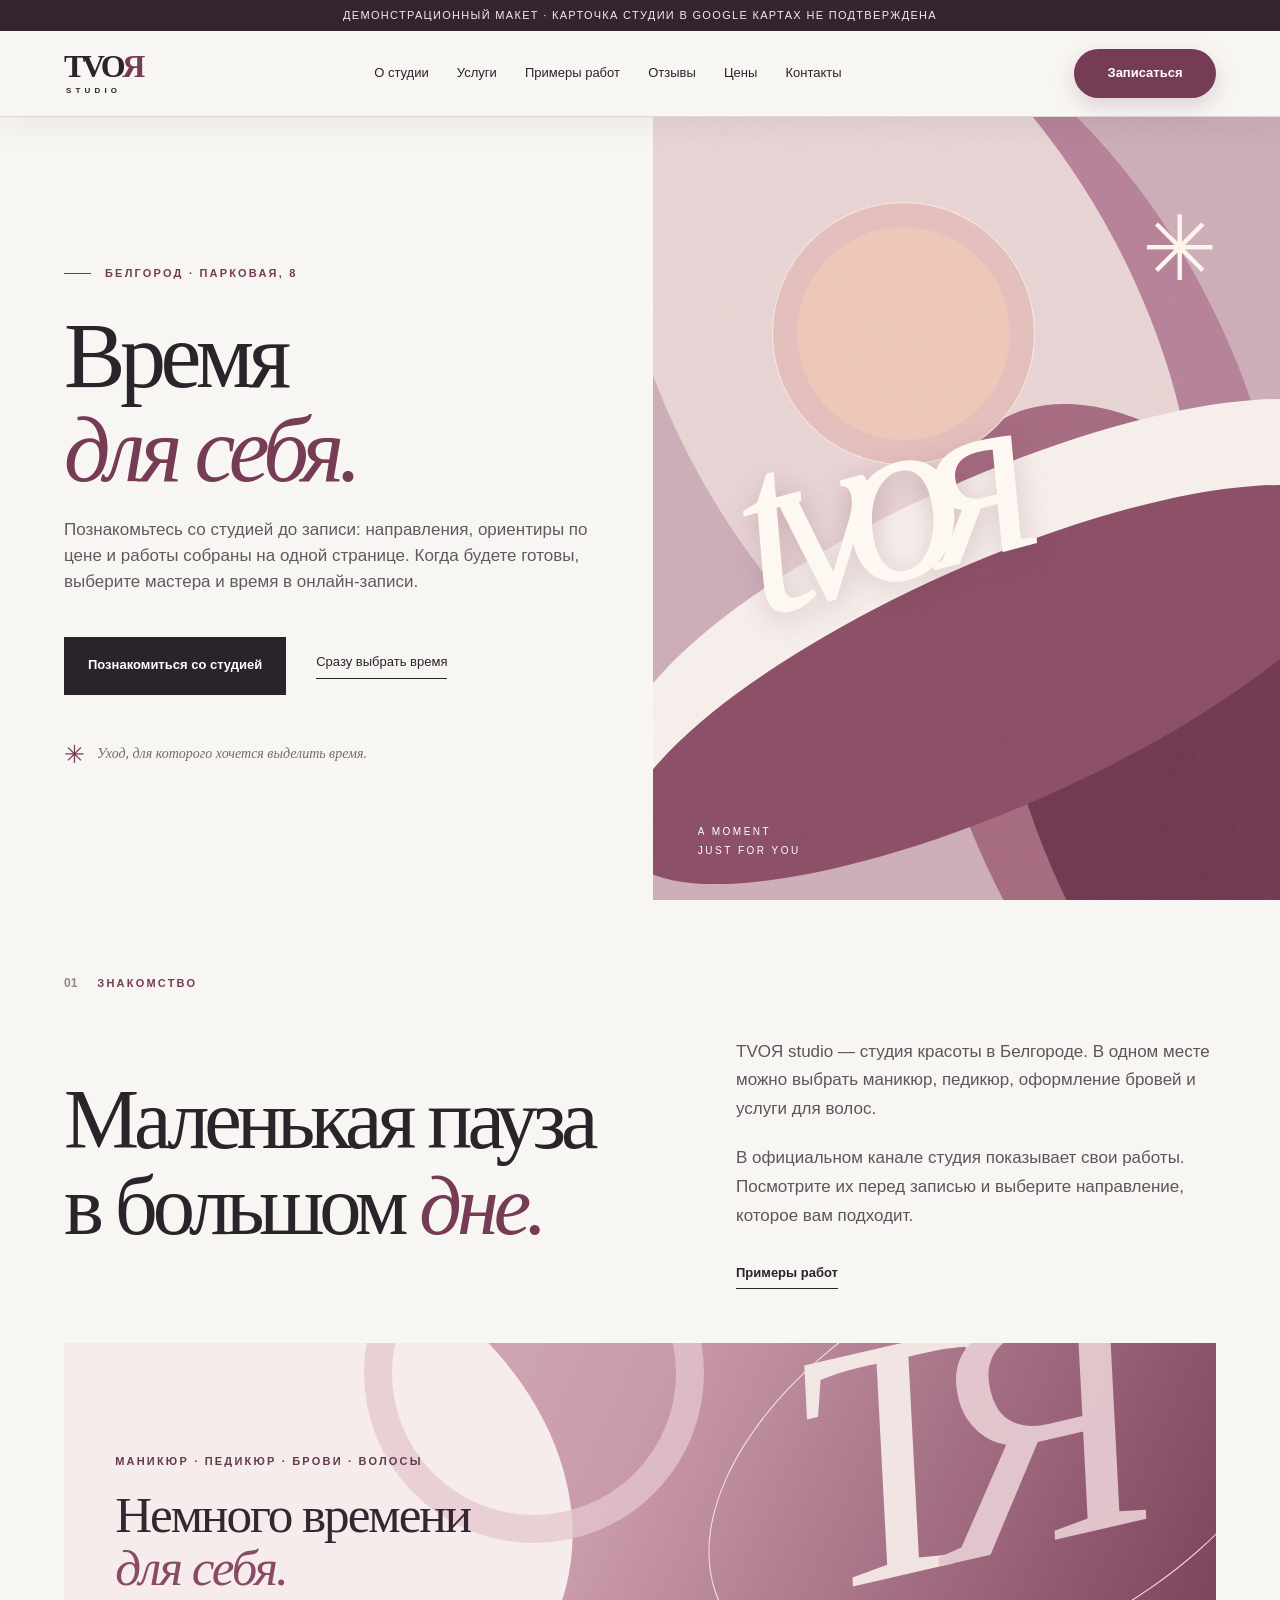
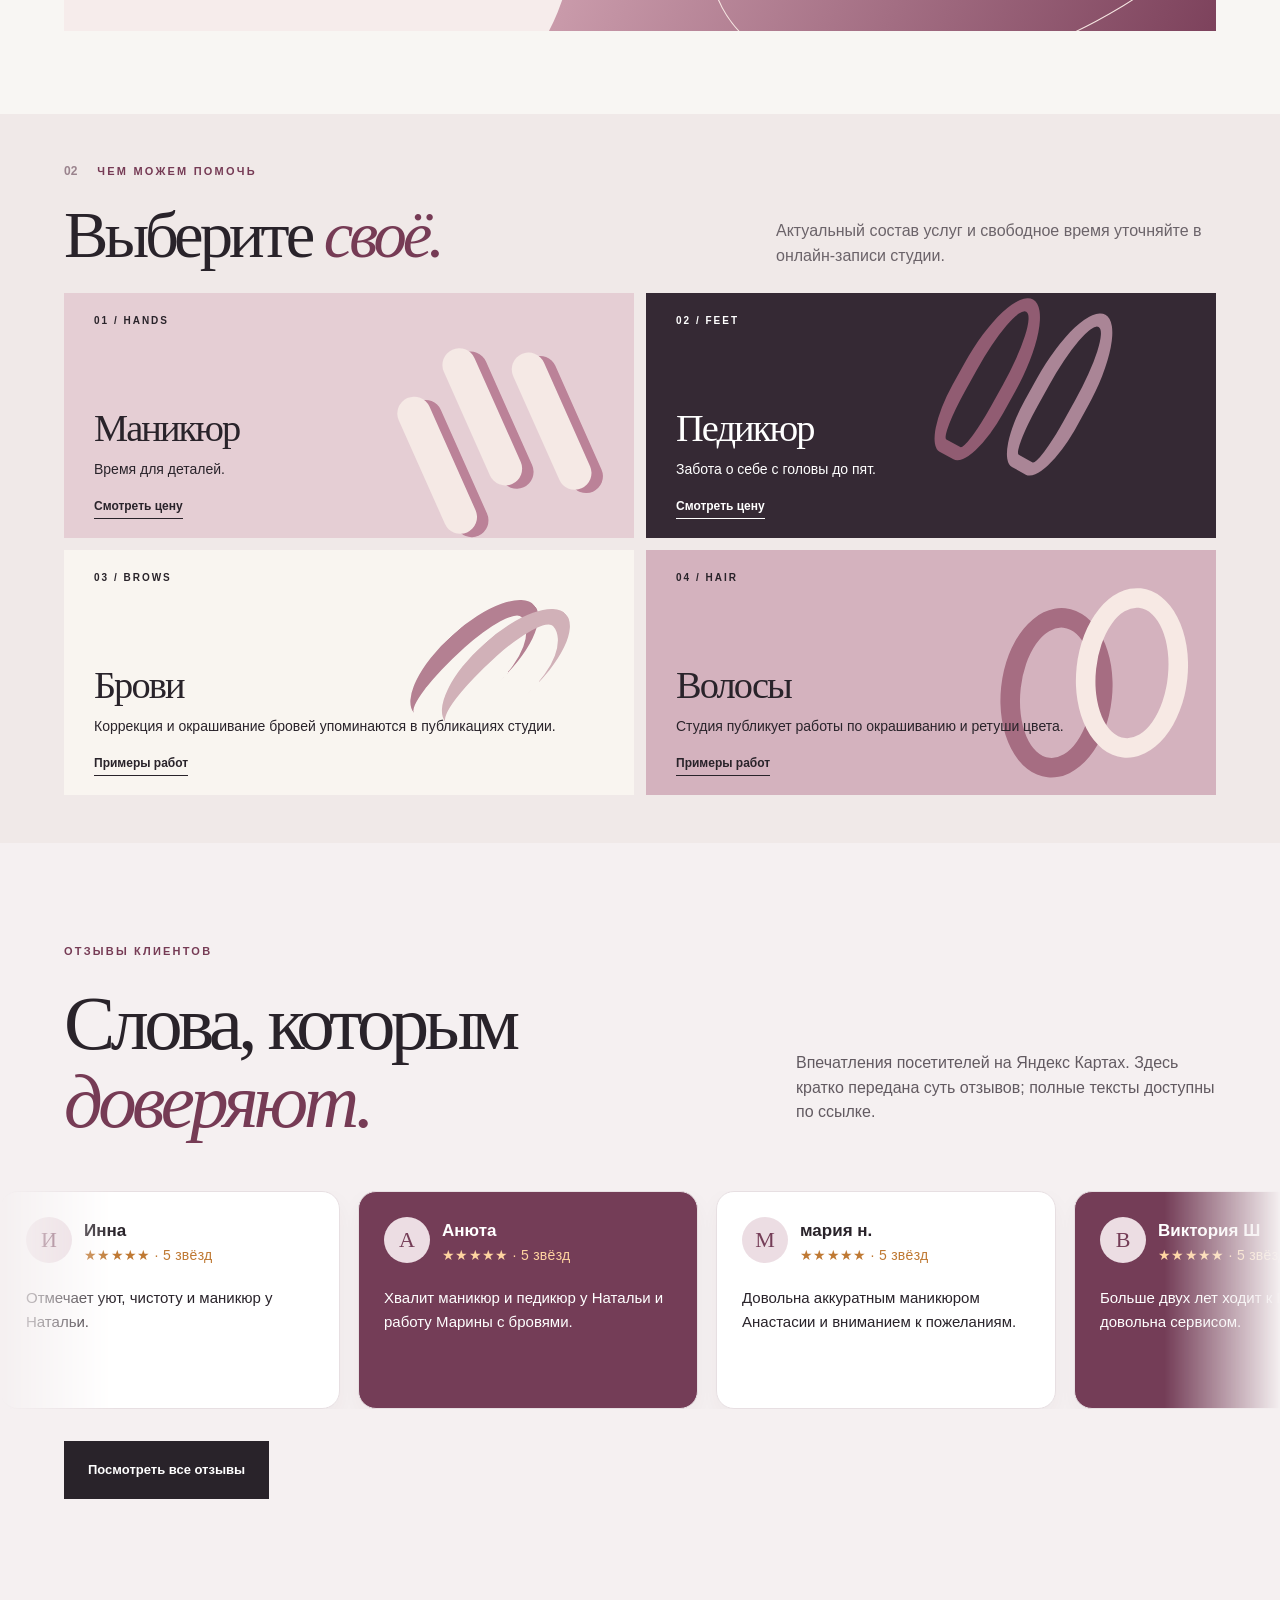
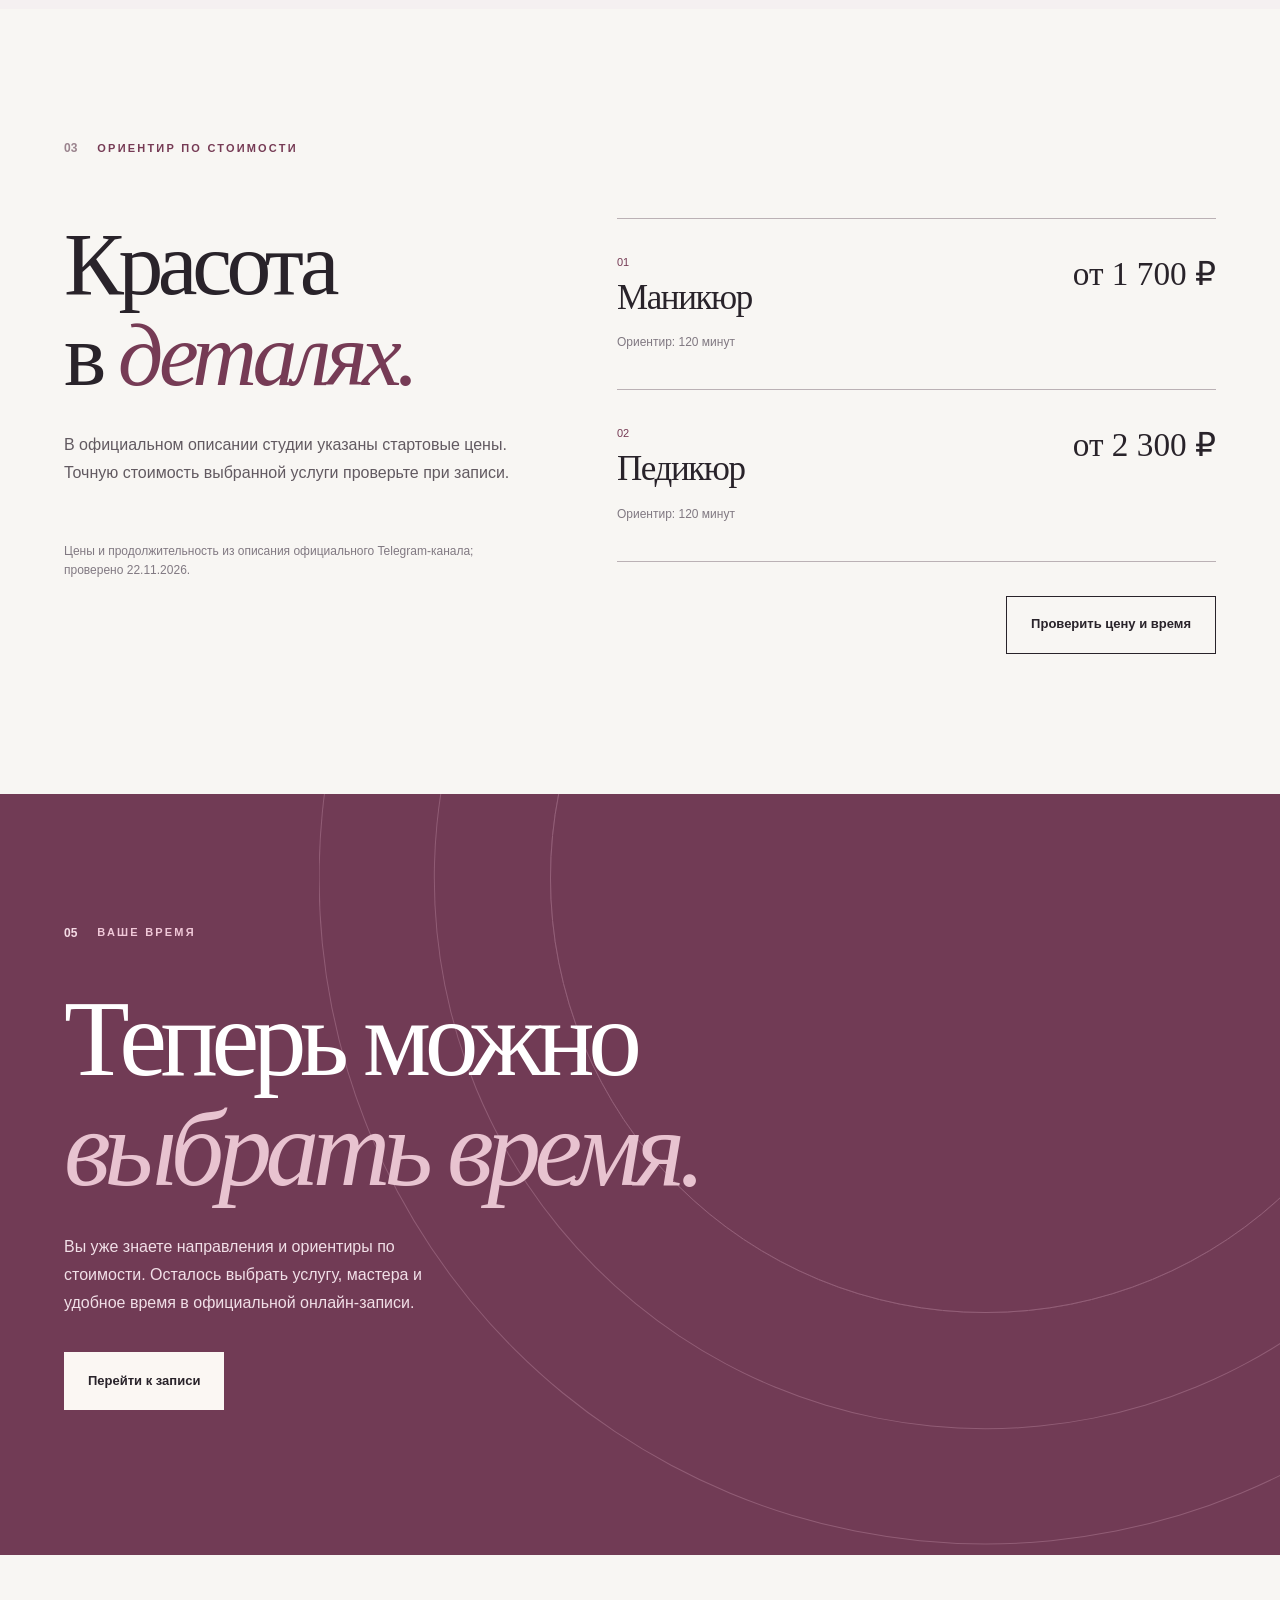
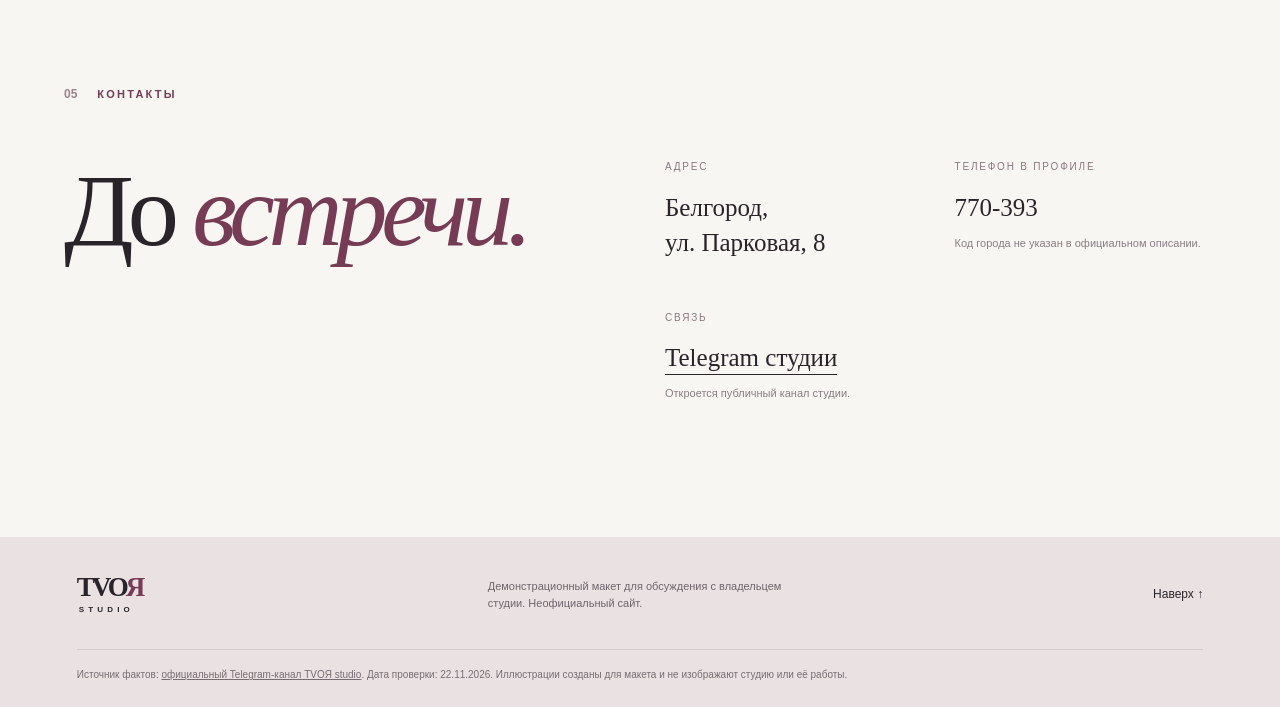
<file: index.html>
<!doctype html>
<html lang="ru">
<head>
  <meta charset="utf-8">
  <meta name="viewport" content="width=device-width, initial-scale=1">
  <meta name="color-scheme" content="light">
  <meta name="description" content="Демонстрационный макет одностраничного сайта для TVOЯ studio в Белгороде. Маникюр, педикюр и запись через официальный сервис студии.">
  <title>TVOЯ studio — время для себя · демонстрационный макет</title>
  <link rel="stylesheet" href="styles.css">
  <link rel="stylesheet" href="sticky-and-purpose.css">
  <link rel="stylesheet" href="layout-refinement.css">
  <link rel="stylesheet" href="reviews-marquee.css">
</head>
<body>
  <div class="demo-bar">Демонстрационный макет · карточка студии в Google Картах не подтверждена</div>
  <header class="site-header" id="top">
    <a class="brand" href="#top" aria-label="TVOЯ studio, наверх">TVO<span>Я</span><small>STUDIO</small></a>
    <nav aria-label="Навигация по странице">
      <a href="#about">О студии</a><a href="#services">Услуги</a><a href="works.html">Примеры работ</a><a href="reviews.html">Отзывы</a><a href="#prices">Цены</a><a href="#contacts">Контакты</a>
    </nav>
    <a class="header-booking" href="https://n1018265.yclients.com/company/933186/select-master?o=" target="_blank" rel="noopener noreferrer">Записаться <span aria-hidden="true">↗</span></a>
  </header>

  <main>
    <section class="hero" aria-labelledby="hero-title">
      <div class="hero-copy">
        <div class="eyebrow"><span class="line"></span> БЕЛГОРОД · ПАРКОВАЯ, 8</div>
        <h1 id="hero-title">Время<br><em>для себя.</em></h1>
        <p>Познакомьтесь со студией до записи: направления, ориентиры по цене и работы собраны на одной странице. Когда будете готовы, выберите мастера и время в онлайн-записи.</p>
        <div class="hero-actions">
          <a class="button button-dark" href="#about">Познакомиться со студией</a>
          <a class="text-link" href="https://n1018265.yclients.com/company/933186/select-master?o=" target="_blank" rel="noopener noreferrer">Сразу выбрать время</a>
        </div>
        <div class="hero-note"><span class="little-star" aria-hidden="true">✳</span> Уход, для которого хочется выделить время.</div>
      </div>
      <div class="hero-art" aria-label="Абстрактная декоративная композиция, не фотография студии" role="img">
        <div class="art-grain"></div>
        <div class="art-oval art-oval-one"></div><div class="art-oval art-oval-two"></div>
        <div class="art-wave art-wave-one"></div><div class="art-wave art-wave-two"></div>
        <div class="art-sun"></div>
        <span class="art-word">tvoя</span>
        <span class="art-caption">A MOMENT<br>JUST FOR YOU</span>
        <span class="art-mark">✳</span>
      </div>
      <div class="hero-index">01 / 04</div>
    </section>

    <section class="intro section-wrap" id="about" aria-labelledby="intro-title">
      <div class="section-kicker"><span>01</span> ЗНАКОМСТВО</div>
      <div class="intro-content">
        <h2 id="intro-title">Маленькая пауза<br>в большом <em>дне.</em></h2>
        <div class="intro-side"><p>TVOЯ studio — студия красоты в Белгороде. В одном месте можно выбрать маникюр, педикюр, оформление бровей и услуги для волос.</p><p>В официальном канале студия показывает свои работы. Посмотрите их перед записью и выберите направление, которое вам подходит.</p><a class="underlined" href="works.html">Примеры работ</a></div>
      </div>
      <div class="intro-feature" aria-label="Декоративная иллюстрация для макета, не фотография студии" role="img">
        <div class="intro-feature-orbit"></div><span class="intro-feature-mark">T<span>Я</span></span>
        <div class="intro-feature-caption"><span>МАНИКЮР · ПЕДИКЮР · БРОВИ · ВОЛОСЫ</span><strong>Немного времени<br><em>для себя.</em></strong></div>
      </div>
    </section>

    <section class="services" id="services" aria-labelledby="services-title">
      <div class="section-wrap">
        <div class="section-kicker"><span>02</span> ЧЕМ МОЖЕМ ПОМОЧЬ</div>
        <div class="section-heading"><h2 id="services-title">Выберите <em>своё.</em></h2><p>Актуальный состав услуг и свободное время уточняйте в онлайн-записи студии.</p></div>
        <div class="service-grid">
          <article class="service-card service-feature"><span class="service-no">01 / HANDS</span><div class="service-symbol symbol-hands" aria-hidden="true"><i></i><i></i><i></i></div><div><h3>Маникюр</h3><p>Время для деталей.</p><a href="#prices" aria-label="Цена маникюра">Смотреть цену <span aria-hidden="true">↗</span></a></div></article>
          <article class="service-card service-dark"><span class="service-no">02 / FEET</span><div class="service-symbol symbol-feet" aria-hidden="true"><i></i><i></i></div><div><h3>Педикюр</h3><p>Забота о себе с головы до пят.</p><a href="#prices" aria-label="Цена педикюра">Смотреть цену <span aria-hidden="true">↗</span></a></div></article>
          <article class="service-card service-small"><span class="service-no">03 / BROWS</span><div class="service-symbol symbol-brows" aria-hidden="true"><i></i><i></i></div><div><h3>Брови</h3><p>Коррекция и окрашивание бровей упоминаются в публикациях студии.</p><a href="works.html">Примеры работ</a></div></article>
          <article class="service-card service-small service-pink"><span class="service-no">04 / HAIR</span><div class="service-symbol symbol-hair" aria-hidden="true"><i></i><i></i></div><div><h3>Волосы</h3><p>Студия публикует работы по окрашиванию и ретуши цвета.</p><a href="works.html">Примеры работ</a></div></article>
        </div>
      </div>
    </section>

    <section class="reviews-preview" aria-labelledby="reviews-preview-title"><div class="section-wrap reviews-preview-heading"><div><div class="section-kicker">ОТЗЫВЫ КЛИЕНТОВ</div><h2 id="reviews-preview-title">Слова, которым<br><em>доверяют.</em></h2></div><p>Впечатления посетителей на Яндекс Картах. Здесь кратко передана суть отзывов; полные тексты доступны по ссылке.</p></div><div class="marquee-window"><div class="marquee-track"><div class="marquee-set"><a class="mini-review" href="reviews.html"><span class="review-initial">И</span><strong>Инна</strong><small>★★★★★ · 5 звёзд</small><p>Отмечает уют, чистоту и маникюр у Натальи.</p></a><a class="mini-review" href="reviews.html"><span class="review-initial">А</span><strong>Анюта</strong><small>★★★★★ · 5 звёзд</small><p>Хвалит маникюр и педикюр у Натальи и работу Марины с бровями.</p></a><a class="mini-review" href="reviews.html"><span class="review-initial">М</span><strong>мария н.</strong><small>★★★★★ · 5 звёзд</small><p>Довольна аккуратным маникюром Анастасии и вниманием к пожеланиям.</p></a><a class="mini-review" href="reviews.html"><span class="review-initial">В</span><strong>Виктория Ш</strong><small>★★★★★ · 5 звёзд</small><p>Больше двух лет ходит к Валерии и довольна сервисом.</p></a></div><div class="marquee-set" aria-hidden="true"><a class="mini-review" href="reviews.html" tabindex="-1"><span class="review-initial">И</span><strong>Инна</strong><small>★★★★★ · 5 звёзд</small><p>Отмечает уют, чистоту и маникюр у Натальи.</p></a><a class="mini-review" href="reviews.html" tabindex="-1"><span class="review-initial">А</span><strong>Анюта</strong><small>★★★★★ · 5 звёзд</small><p>Хвалит маникюр и педикюр у Натальи и работу Марины с бровями.</p></a><a class="mini-review" href="reviews.html" tabindex="-1"><span class="review-initial">М</span><strong>мария н.</strong><small>★★★★★ · 5 звёзд</small><p>Довольна аккуратным маникюром Анастасии и вниманием к пожеланиям.</p></a><a class="mini-review" href="reviews.html" tabindex="-1"><span class="review-initial">В</span><strong>Виктория Ш</strong><small>★★★★★ · 5 звёзд</small><p>Больше двух лет ходит к Валерии и довольна сервисом.</p></a></div></div></div><div class="section-wrap reviews-preview-footer"><a class="button button-dark" href="reviews.html">Посмотреть все отзывы</a></div></section>

    <section class="prices section-wrap" id="prices" aria-labelledby="prices-title">
      <div class="section-kicker"><span>03</span> ОРИЕНТИР ПО СТОИМОСТИ</div>
      <div class="prices-layout"><div class="prices-copy"><h2 id="prices-title">Красота<br>в <em>деталях.</em></h2><p>В официальном описании студии указаны стартовые цены. Точную стоимость выбранной услуги проверьте при записи.</p><span class="price-footnote">Цены и продолжительность из описания официального Telegram-канала; проверено 22.11.2026.</span></div>
      <div class="price-list"><div class="price-row"><div><span class="price-num">01</span><h3>Маникюр</h3><small>Ориентир: 120 минут</small></div><strong>от 1 700 ₽</strong></div><div class="price-row"><div><span class="price-num">02</span><h3>Педикюр</h3><small>Ориентир: 120 минут</small></div><strong>от 2 300 ₽</strong></div><div class="price-action"><a class="button button-outline" href="https://n1018265.yclients.com/company/933186/select-master?o=" target="_blank" rel="noopener noreferrer">Проверить цену и время <span aria-hidden="true">↗</span></a></div></div></div>
    </section>

    <section class="booking" aria-labelledby="booking-title"><div class="booking-orbit" aria-hidden="true"></div><div class="booking-inner section-wrap"><div class="section-kicker"><span>05</span> ВАШЕ ВРЕМЯ</div><h2 id="booking-title">Теперь можно<br><em>выбрать время.</em></h2><p>Вы уже знаете направления и ориентиры по стоимости. Осталось выбрать услугу, мастера и удобное время в официальной онлайн-записи.</p><a class="button button-light" href="https://n1018265.yclients.com/company/933186/select-master?o=" target="_blank" rel="noopener noreferrer">Перейти к записи</a></div></section>

    <section class="contacts section-wrap" id="contacts" aria-labelledby="contacts-title"><div class="section-kicker"><span>05</span> КОНТАКТЫ</div><div class="contacts-layout"><h2 id="contacts-title">До <em>встречи.</em></h2><div class="contact-items"><div class="contact-item"><span>АДРЕС</span><strong>Белгород,<br>ул. Парковая, 8</strong></div><div class="contact-item"><span>ТЕЛЕФОН В ПРОФИЛЕ</span><strong>770-393</strong><small>Код города не указан в официальном описании.</small></div><div class="contact-item"><span>СВЯЗЬ</span><a href="https://t.me/tvoya_studio31" target="_blank" rel="noopener noreferrer">Telegram студии <span aria-hidden="true">↗</span></a><small>Откроется публичный канал студии.</small></div></div></div></section>
  </main>

  <footer class="footer"><div class="footer-inner"><a class="brand brand-footer" href="#top">TVO<span>Я</span><small>STUDIO</small></a><p>Демонстрационный макет для обсуждения с владельцем студии. Неофициальный сайт.</p><a href="#top">Наверх ↑</a></div><div class="source-note">Источник фактов: <a href="https://t.me/s/tvoya_studio31" target="_blank" rel="noopener noreferrer">официальный Telegram-канал TVOЯ studio</a>. Дата проверки: 22.11.2026. Иллюстрации созданы для макета и не изображают студию или её работы.</div></footer>
</body>
</html>
</file>
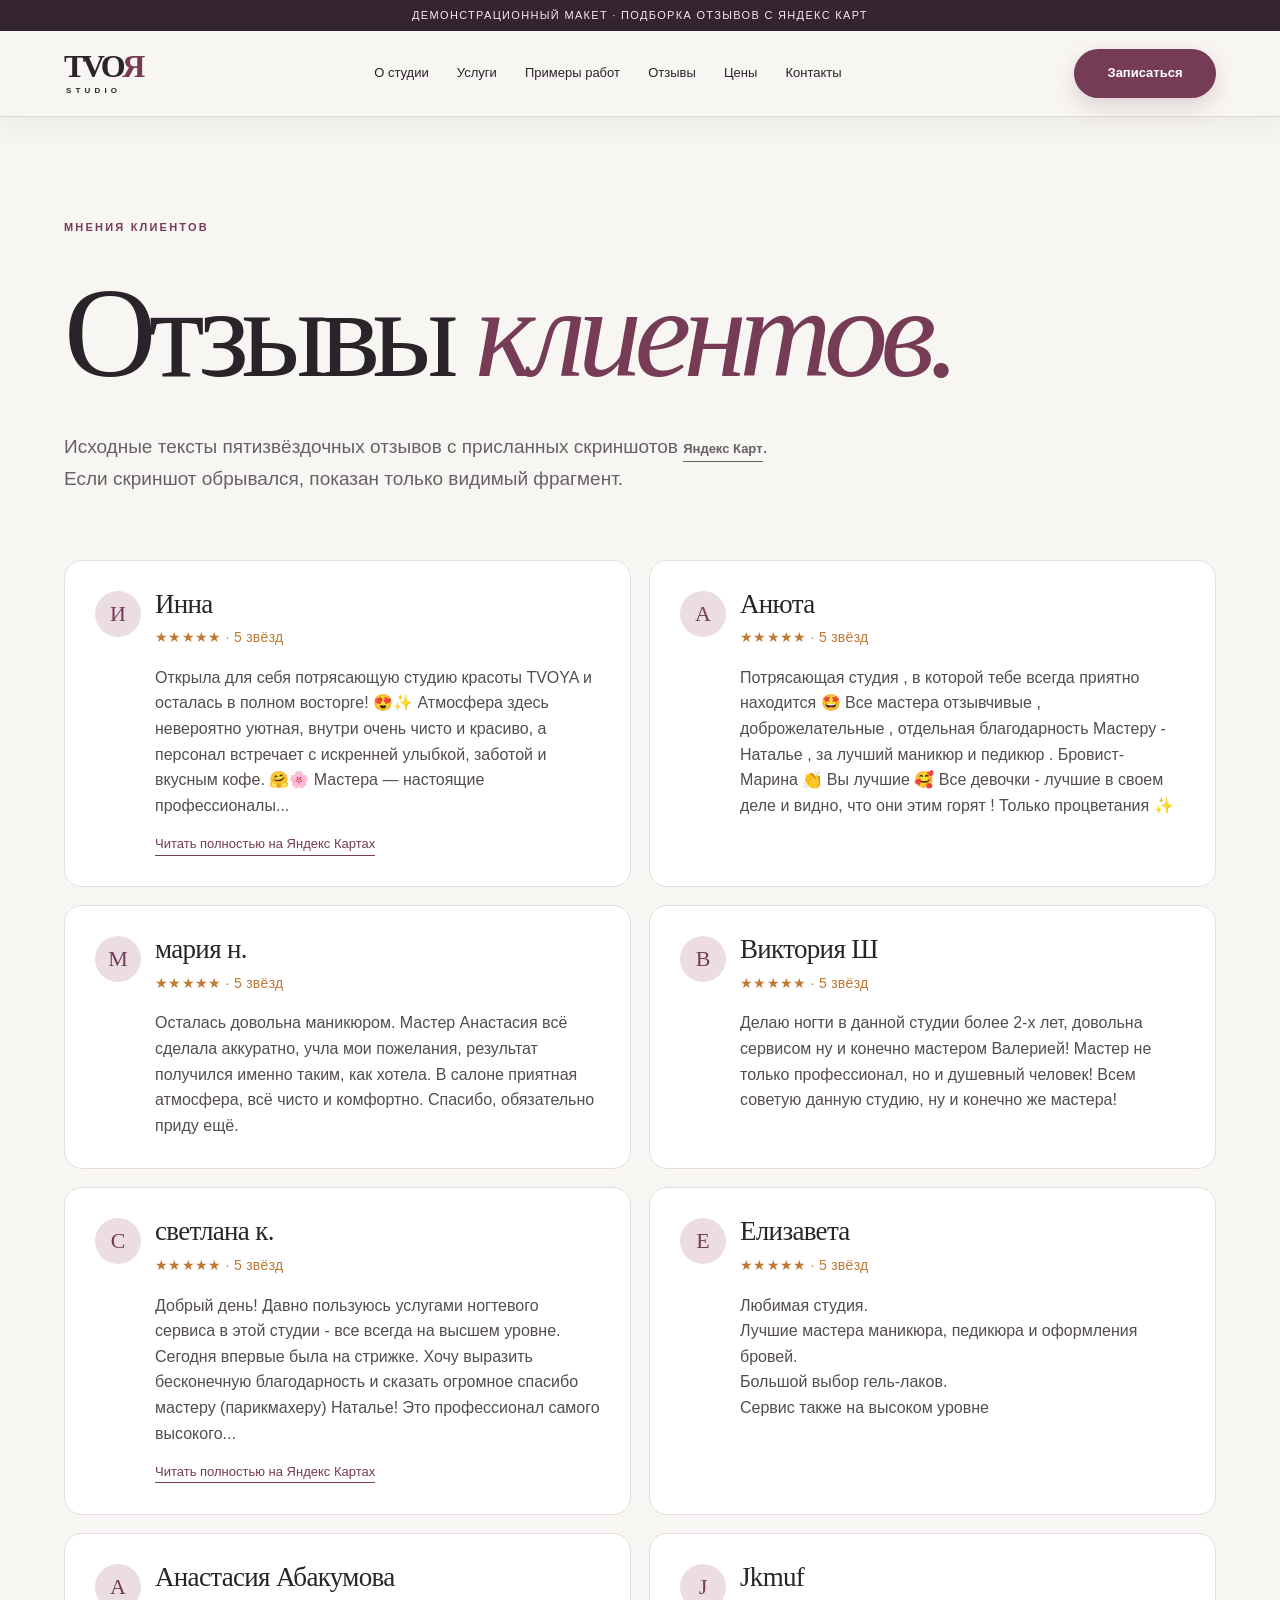
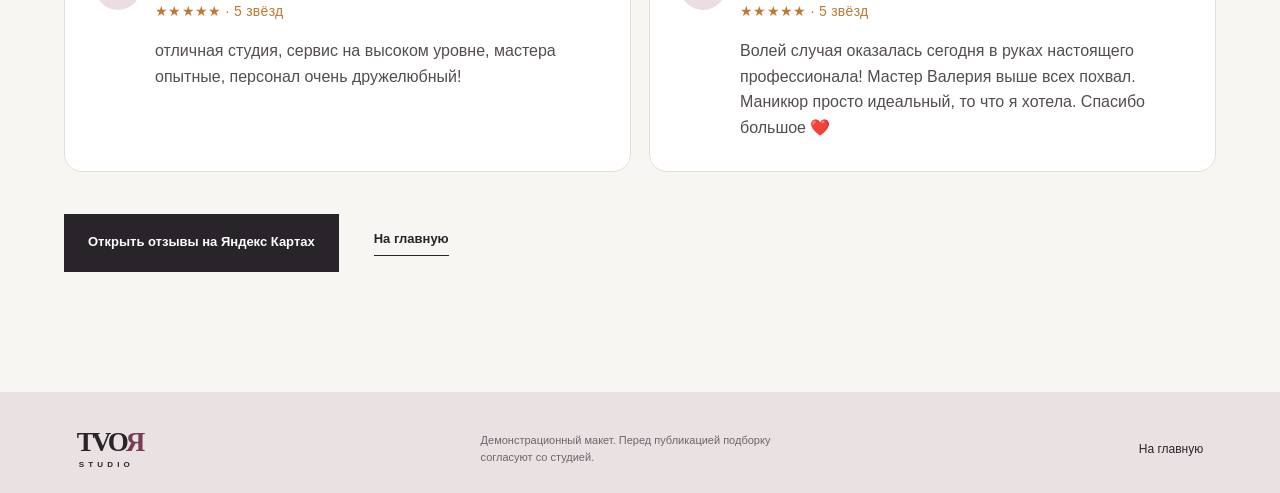
<file: reviews.html>
<!doctype html>
<html lang="ru"><head><meta charset="utf-8"><meta name="viewport" content="width=device-width,initial-scale=1"><title>Отзывы — TVOЯ studio · макет</title><link rel="stylesheet" href="styles.css"><link rel="stylesheet" href="sticky-and-purpose.css"><link rel="stylesheet" href="layout-refinement.css"><link rel="stylesheet" href="subpages.css"><link rel="stylesheet" href="reviews-marquee.css"></head>
<body><div class="demo-bar">Демонстрационный макет · подборка отзывов с Яндекс Карт</div><header class="site-header"><a class="brand" href="index.html" aria-label="На главную">TVO<span>Я</span><small>STUDIO</small></a><nav aria-label="Навигация"><a href="index.html#about">О студии</a><a href="index.html#services">Услуги</a><a href="works.html">Примеры работ</a><a href="reviews.html" aria-current="page">Отзывы</a><a href="index.html#prices">Цены</a><a href="index.html#contacts">Контакты</a></nav><a class="header-booking" href="https://n1018265.yclients.com/company/933186/select-master?o=" target="_blank" rel="noopener noreferrer">Записаться</a></header>
<main class="subpage section-wrap"><p class="section-kicker">МНЕНИЯ КЛИЕНТОВ</p><h1>Отзывы <em>клиентов.</em></h1><p class="subpage-lead">Исходные тексты пятизвёздочных отзывов с присланных скриншотов <a class="underlined" href="https://yandex.com/maps/org/tvoya/95065624153/reviews/" target="_blank" rel="noopener noreferrer">Яндекс Карт</a>. Если скриншот обрывался, показан только видимый фрагмент.</p>
<div class="all-reviews">
<article class="full-review"><div class="review-initial">И</div><div><h2>Инна</h2><span class="review-stars">★★★★★ · 5 звёзд</span><p>Открыла для себя потрясающую студию красоты TVOYA и осталась в полном восторге! 😍✨ Атмосфера здесь невероятно уютная, внутри очень чисто и красиво, а персонал встречает с искренней улыбкой, заботой и вкусным кофе. 🤗🌸 Мастера — настоящие профессионалы...</p><a class="review-source" href="https://yandex.com/maps/org/tvoya/95065624153/reviews/" target="_blank" rel="noopener noreferrer">Читать полностью на Яндекс Картах</a></div></article>
<article class="full-review"><div class="review-initial">А</div><div><h2>Анюта</h2><span class="review-stars">★★★★★ · 5 звёзд</span><p>Потрясающая студия , в которой тебе всегда приятно находится 🤩 Все мастера отзывчивые , доброжелательные , отдельная благодарность Мастеру - Наталье , за лучший маникюр и педикюр . Бровист- Марина 👏 Вы лучшие 🥰 Все девочки - лучшие в своем деле и видно, что они этим горят ! Только процветания ✨</p></div></article>
<article class="full-review"><div class="review-initial">М</div><div><h2>мария н.</h2><span class="review-stars">★★★★★ · 5 звёзд</span><p>Осталась довольна маникюром. Мастер Анастасия всё сделала аккуратно, учла мои пожелания, результат получился именно таким, как хотела. В салоне приятная атмосфера, всё чисто и комфортно. Спасибо, обязательно приду ещё.</p></div></article>
<article class="full-review"><div class="review-initial">В</div><div><h2>Виктория Ш</h2><span class="review-stars">★★★★★ · 5 звёзд</span><p>Делаю ногти в данной студии более 2-х лет, довольна сервисом ну и конечно мастером Валерией! Мастер не только профессионал, но и душевный человек! Всем советую данную студию, ну и конечно же мастера!</p></div></article>
<article class="full-review"><div class="review-initial">С</div><div><h2>светлана к.</h2><span class="review-stars">★★★★★ · 5 звёзд</span><p>Добрый день! Давно пользуюсь услугами ногтевого сервиса в этой студии - все всегда на высшем уровне. Сегодня впервые была на стрижке. Хочу выразить бесконечную благодарность и сказать огромное спасибо мастеру (парикмахеру) Наталье! Это профессионал самого высокого...</p><a class="review-source" href="https://yandex.com/maps/org/tvoya/95065624153/reviews/" target="_blank" rel="noopener noreferrer">Читать полностью на Яндекс Картах</a></div></article>
<article class="full-review"><div class="review-initial">Е</div><div><h2>Елизавета</h2><span class="review-stars">★★★★★ · 5 звёзд</span><p>Любимая студия.<br>Лучшие мастера маникюра, педикюра и оформления бровей.<br>Большой выбор гель-лаков.<br>Сервис также на высоком уровне</p></div></article>
<article class="full-review"><div class="review-initial">А</div><div><h2>Анастасия Абакумова</h2><span class="review-stars">★★★★★ · 5 звёзд</span><p>отличная студия, сервис на высоком уровне, мастера опытные, персонал очень дружелюбный!</p></div></article>
<article class="full-review"><div class="review-initial">J</div><div><h2>Jkmuf</h2><span class="review-stars">★★★★★ · 5 звёзд</span><p>Волей случая оказалась сегодня в руках настоящего профессионала! Мастер Валерия выше всех похвал. Маникюр просто идеальный, то что я хотела. Спасибо большое ❤️</p></div></article>
</div><div class="subpage-actions"><a class="button button-dark" href="https://yandex.com/maps/org/tvoya/95065624153/reviews/" target="_blank" rel="noopener noreferrer">Открыть отзывы на Яндекс Картах</a><a class="underlined" href="index.html">На главную</a></div></main><footer class="footer"><div class="footer-inner"><a class="brand brand-footer" href="index.html">TVO<span>Я</span><small>STUDIO</small></a><p>Демонстрационный макет. Перед публикацией подборку согласуют со студией.</p><a href="index.html">На главную</a></div></footer></body></html>
</file>
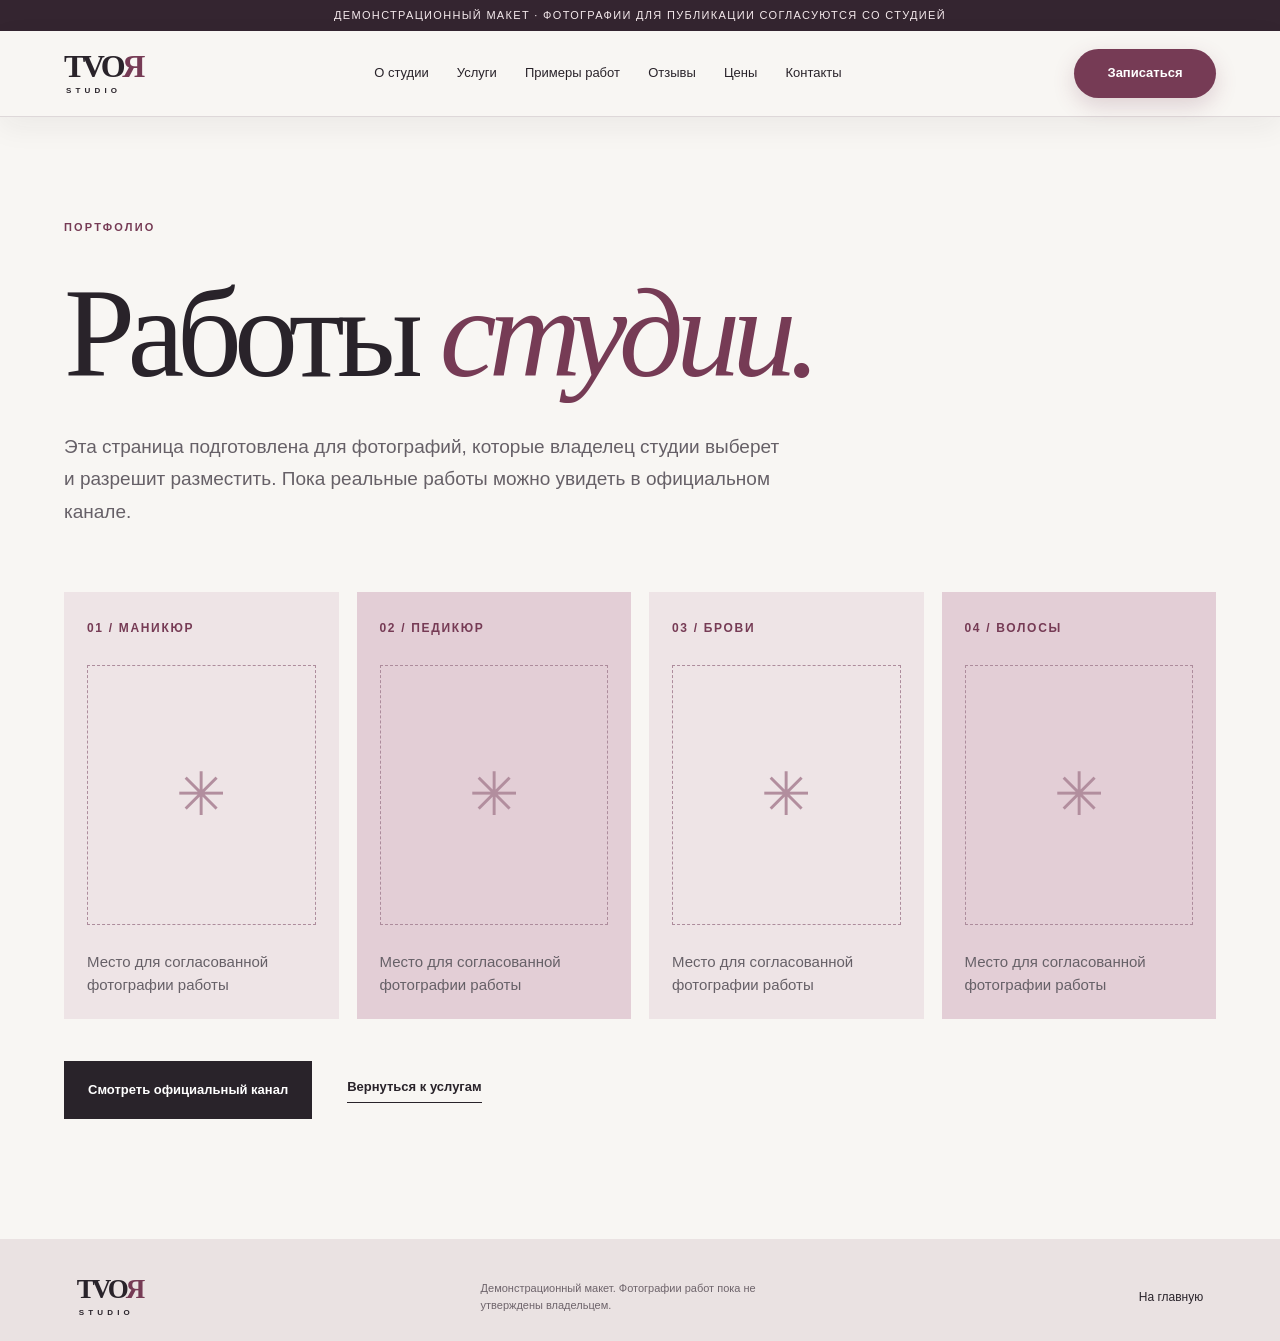
<file: works.html>
<!doctype html>
<html lang="ru"><head><meta charset="utf-8"><meta name="viewport" content="width=device-width,initial-scale=1"><title>Примеры работ — TVOЯ studio · макет</title><link rel="stylesheet" href="styles.css"><link rel="stylesheet" href="sticky-and-purpose.css"><link rel="stylesheet" href="layout-refinement.css"><link rel="stylesheet" href="subpages.css"><link rel="stylesheet" href="reviews-marquee.css"></head>
<body><div class="demo-bar">Демонстрационный макет · фотографии для публикации согласуются со студией</div><header class="site-header"><a class="brand" href="index.html" aria-label="На главную">TVO<span>Я</span><small>STUDIO</small></a><nav aria-label="Навигация"><a href="index.html#about">О студии</a><a href="index.html#services">Услуги</a><a href="works.html" aria-current="page">Примеры работ</a><a href="reviews.html">Отзывы</a><a href="index.html#prices">Цены</a><a href="index.html#contacts">Контакты</a></nav><a class="header-booking" href="https://n1018265.yclients.com/company/933186/select-master?o=" target="_blank" rel="noopener noreferrer">Записаться</a></header>
<main class="subpage section-wrap"><p class="section-kicker">ПОРТФОЛИО</p><h1>Работы <em>студии.</em></h1><p class="subpage-lead">Эта страница подготовлена для фотографий, которые владелец студии выберет и разрешит разместить. Пока реальные работы можно увидеть в официальном канале.</p><div class="work-grid"><article class="placeholder-card"><span>01 / МАНИКЮР</span><div class="empty-frame" aria-hidden="true">✳</div><p>Место для согласованной фотографии работы</p></article><article class="placeholder-card"><span>02 / ПЕДИКЮР</span><div class="empty-frame" aria-hidden="true">✳</div><p>Место для согласованной фотографии работы</p></article><article class="placeholder-card"><span>03 / БРОВИ</span><div class="empty-frame" aria-hidden="true">✳</div><p>Место для согласованной фотографии работы</p></article><article class="placeholder-card"><span>04 / ВОЛОСЫ</span><div class="empty-frame" aria-hidden="true">✳</div><p>Место для согласованной фотографии работы</p></article></div><div class="subpage-actions"><a class="button button-dark" href="https://t.me/tvoya_studio31" target="_blank" rel="noopener noreferrer">Смотреть официальный канал</a><a class="underlined" href="index.html#services">Вернуться к услугам</a></div></main><footer class="footer"><div class="footer-inner"><a class="brand brand-footer" href="index.html">TVO<span>Я</span><small>STUDIO</small></a><p>Демонстрационный макет. Фотографии работ пока не утверждены владельцем.</p><a href="index.html">На главную</a></div></footer></body></html>
</file>
<file: styles.css>
:root{--ink:#29232a;--paper:#f8f6f3;--white:#fff;--wine:#763b55;--pink:#e8d3d9;--soft:#f1e9e9;--muted:#666067;--rule:#ded8d9}*{box-sizing:border-box}html{scroll-behavior:smooth}body{margin:0;background:var(--paper);color:var(--ink);font:16px/1.55 Arial,Helvetica,sans-serif}a{color:inherit;text-decoration:none}button,a{-webkit-tap-highlight-color:transparent}a:focus-visible{outline:2px solid var(--wine);outline-offset:4px}h1,h2,h3,p{margin-top:0}h1,h2{font-family:Georgia,'Times New Roman',serif;font-weight:400;letter-spacing:-.06em;line-height:1.02}h1 em,h2 em{font-weight:400;color:var(--wine)}.section-wrap{max-width:1440px;margin:auto;padding-left:clamp(24px,6vw,100px);padding-right:clamp(24px,6vw,100px)}.demo-bar{background:#342530;color:#f4e9ec;padding:7px 20px;text-align:center;font-size:11px;letter-spacing:.12em;text-transform:uppercase}.site-header{height:86px;padding:0 clamp(24px,6vw,100px);display:flex;align-items:center;justify-content:space-between;border-bottom:1px solid var(--rule);background:var(--paper);position:relative;z-index:3}.brand{font:700 32px/.9 Georgia,'Times New Roman',serif;letter-spacing:-.11em;white-space:nowrap}.brand span{color:var(--wine)}.brand small{display:block;font:700 8px/1 Arial,sans-serif;letter-spacing:.52em;margin:7px 0 0 2px}.site-header nav{display:flex;gap:clamp(18px,2.8vw,44px);font-size:13px}.site-header nav a,.footer a{transition:color .2s}.site-header nav a:hover,.footer a:hover{color:var(--wine)}.header-booking{font-size:13px;font-weight:700;border-bottom:1px solid currentColor;padding-bottom:6px}.header-booking span{margin-left:18px}.hero{max-width:1600px;min-height:650px;margin:0 auto;display:grid;grid-template-columns:52% 48%;position:relative;overflow:hidden}.hero-copy{padding:clamp(80px,9vw,148px) 6vw 120px clamp(24px,6vw,100px);position:relative;z-index:1}.eyebrow,.section-kicker{font-size:11px;font-weight:700;letter-spacing:.2em}.eyebrow{display:flex;gap:14px;align-items:center;color:var(--wine)}.line{display:inline-block;width:27px;height:1px;background:var(--wine)}.hero h1{font-size:clamp(70px,9.1vw,142px);margin:42px 0 30px;white-space:nowrap}.hero-copy>p{max-width:410px;color:#5f5960;font-size:17px;line-height:1.7}.hero-actions{display:flex;gap:30px;align-items:center;margin-top:35px;flex-wrap:wrap}.button{min-height:58px;padding:0 24px;display:inline-flex;align-items:center;justify-content:center;gap:32px;font-size:13px;font-weight:700;transition:transform .2s,background .2s,color .2s}.button:hover{transform:translateY(-3px)}.button-dark{background:var(--ink);color:white}.button-dark:hover{background:var(--wine)}.text-link,.underlined{border-bottom:1px solid currentColor;padding-bottom:5px;font-size:13px}.text-link span,.underlined span{margin-left:12px}.hero-note{display:flex;align-items:center;gap:12px;margin-top:75px;font-family:Georgia,serif;font-style:italic;color:#796971;font-size:14px}.little-star{font:normal 25px Arial;color:var(--wine)}.hero-art{min-height:650px;background:#cdaeb8;overflow:hidden;position:relative;isolation:isolate}.art-grain{position:absolute;inset:0;z-index:5;opacity:.18;background-image:url("data:image/svg+xml,%3Csvg viewBox='0 0 120 120' xmlns='http://www.w3.org/2000/svg'%3E%3Cfilter id='n'%3E%3CfeTurbulence type='fractalNoise' baseFrequency='.6' numOctaves='3' stitchTiles='stitch'/%3E%3C/filter%3E%3Crect width='120' height='120' filter='url(%23n)' opacity='.2'/%3E%3C/svg%3E")}.art-oval{position:absolute;border-radius:50%;transform:rotate(-28deg)}.art-oval-one{width:76%;height:110%;left:2%;top:-25%;background:#e8d4d4;box-shadow:55px 85px 0 #b68299}.art-oval-two{width:72%;height:110%;right:-36%;bottom:-45%;background:#713950;box-shadow:-55px -55px 0 #a66b80}.art-wave{position:absolute;width:130%;height:31%;left:-10%;border-radius:50%;transform:rotate(-24deg);z-index:2}.art-wave-one{top:46%;background:#f7efeb}.art-wave-two{top:57%;background:#8b4e66}.art-sun{position:absolute;left:23%;top:14%;width:34%;aspect-ratio:1;border-radius:50%;background:#eec7b8;box-shadow:0 0 0 24px #e4bfbd,0 0 0 25px #f8e8e0;z-index:2}.art-word{position:absolute;z-index:4;left:13%;top:34%;font:italic clamp(125px,19vw,300px)/1 Georgia,serif;letter-spacing:-.15em;color:#fff9f3;transform:rotate(-15deg);text-shadow:0 8px 28px #71395035}.art-caption{position:absolute;z-index:4;bottom:40px;left:45px;color:white;font-size:10px;letter-spacing:.25em;line-height:1.9}.art-mark{position:absolute;right:10%;top:8%;z-index:4;color:#fff5ed;font-size:90px;font-weight:100}.hero-index{position:absolute;bottom:35px;left:clamp(24px,6vw,100px);font-size:11px;letter-spacing:.14em}.intro{padding-top:124px;padding-bottom:135px}.section-kicker{display:flex;align-items:center;gap:20px;color:var(--wine)}.section-kicker span{color:#9a838d;font-size:12px;letter-spacing:0}.intro-content{margin-top:42px;display:flex;justify-content:space-between;align-items:end;gap:50px}.intro h2{font-size:clamp(50px,6.1vw,94px);margin:0}.intro-side{width:300px;max-width:100%}.intro-side p{font-size:16px;line-height:1.75;color:#5c555c;margin-bottom:32px}.underlined{font-size:13px;font-weight:700}.services{background:#f0e9e8;padding:120px 0 130px}.section-heading{display:flex;justify-content:space-between;align-items:end;gap:30px;margin:42px 0 50px}.section-heading h2{font-size:clamp(55px,6.5vw,100px);margin:0}.section-heading p{max-width:270px;font-size:14px;color:#6b6369;margin:0}.service-grid{display:grid;grid-template-columns:repeat(2,minmax(0,1fr));gap:16px}.service-card{min-height:375px;padding:32px 36px 33px;position:relative;display:flex;flex-direction:column;justify-content:space-between;overflow:hidden;background:#e5ced4}.service-no{font-size:10px;letter-spacing:.2em;font-weight:700;position:relative;z-index:2}.service-card h3{font:400 clamp(38px,4vw,62px)/1 Georgia,serif;letter-spacing:-.05em;margin:0 0 12px;position:relative;z-index:2}.service-card p{font-size:14px;margin:0 0 22px;position:relative;z-index:2}.service-card a{border-bottom:1px solid currentColor;padding-bottom:5px;font-size:12px;font-weight:700;position:relative;z-index:2}.service-card a span{margin-left:15px}.service-dark{background:#352934;color:#fff}.service-small{background:#f9f5f0}.service-pink{background:#d4b2be}.service-symbol{position:absolute;pointer-events:none}.symbol-hands{right:7%;top:7%;width:48%;height:90%;transform:rotate(-27deg)}.symbol-hands i{position:absolute;display:block;width:48px;height:210px;border-radius:60px;background:#f5e9e5;box-shadow:13px 11px 0 #bb8298}.symbol-hands i:nth-child(1){left:4%;top:17%}.symbol-hands i:nth-child(2){left:36%;top:0}.symbol-hands i:nth-child(3){left:68%;top:21%}.symbol-feet{right:9%;top:12%;width:42%;height:85%;transform:rotate(29deg)}.symbol-feet i{position:absolute;width:83px;height:255px;border:20px solid #b8738e;border-radius:55% 55% 40% 40%;opacity:.7}.symbol-feet i:nth-child(2){left:42%;top:-15%;border-color:#dcadc0}.symbol-brows{right:8%;top:20%;width:45%;height:55%}.symbol-brows i{display:block;position:absolute;width:90%;height:70%;border:25px solid #b48092;border-bottom:0;border-left:0;border-radius:50%;transform:rotate(-18deg)}.symbol-brows i:nth-child(2){top:22%;left:14%;border-color:#d1b1b8}.symbol-hair{right:8%;top:8%;width:43%;height:90%}.symbol-hair i{position:absolute;width:65%;height:110%;border-radius:50%;border:28px solid #a66d82;transform:rotate(30deg)}.symbol-hair i:nth-child(2){left:45%;top:8%;border-color:#f7e9e4}.prices{padding-top:130px;padding-bottom:140px}.prices-layout{display:grid;grid-template-columns:40% 1fr;gap:9%;margin-top:60px}.prices h2{font-size:clamp(60px,7vw,108px);margin:0 0 30px}.prices-copy>p{max-width:350px;color:#625a61;line-height:1.75}.price-footnote{display:block;max-width:340px;margin-top:55px;color:#817982;font-size:11px;line-height:1.6}.price-list{border-top:1px solid #bbb1b5}.price-row{padding:35px 0;border-bottom:1px solid #bbb1b5;display:flex;align-items:start;justify-content:space-between;gap:20px}.price-num{display:block;font-size:11px;color:var(--wine);margin-bottom:8px}.price-row h3{font:400 35px/1.1 Georgia,serif;letter-spacing:-.04em;margin-bottom:12px}.price-row small{color:#817982;font-size:12px}.price-row strong{font:400 clamp(25px,2.6vw,39px)/1.2 Georgia,serif;white-space:nowrap}.price-action{text-align:right;margin-top:34px}.button-outline{border:1px solid var(--ink)}.button-outline:hover{background:var(--ink);color:white}.booking{background:#713b55;color:#fff;position:relative;overflow:hidden}.booking-inner{padding-top:130px;padding-bottom:145px;position:relative;z-index:1}.booking .section-kicker{color:#f0c8d8}.booking .section-kicker span{color:#f4dbe5}.booking h2{font-size:clamp(66px,8.4vw,130px);margin:42px 0 30px}.booking h2 em{color:#e8c3d0}.booking p{max-width:385px;color:#f1dfe7;line-height:1.75;margin-bottom:35px}.button-light{background:#fbf7f3;color:var(--ink)}.button-light:hover{background:#edd7df}.booking-orbit{position:absolute;right:-11%;top:-46%;width:68vw;aspect-ratio:1;border:1px solid #aa7890;border-radius:50%;box-shadow:0 0 0 9vw #713b55,0 0 0 calc(9vw + 1px) #a6738b,0 0 0 18vw #713b55,0 0 0 calc(18vw + 1px) #a6738b;opacity:.6}.contacts{padding-top:130px;padding-bottom:135px}.contacts-layout{display:grid;grid-template-columns:1fr 1fr;gap:50px;margin-top:55px}.contacts h2{font-size:clamp(67px,8vw,125px);margin:0}.contact-items{display:grid;grid-template-columns:1fr 1fr;gap:50px 28px}.contact-item>span{display:block;font-size:10px;color:#8c7781;letter-spacing:.18em;margin-bottom:15px}.contact-item strong,.contact-item a{font:400 25px/1.4 Georgia,serif}.contact-item a{border-bottom:1px solid var(--ink);padding-bottom:3px}.contact-item small{display:block;margin-top:10px;font-size:11px;color:#887e84}.footer{background:#eae2e2;padding:38px clamp(24px,6vw,100px) 24px}.footer-inner{display:flex;align-items:center;justify-content:space-between;gap:30px}.footer-inner p{font-size:11px;max-width:320px;margin:0;color:#6e646b}.footer-inner>a:last-child{font-size:12px}.brand-footer{font-size:27px}.source-note{border-top:1px solid #d2c7cb;margin-top:35px;padding-top:17px;font-size:10px;color:#776d73}.source-note a{text-decoration:underline}@media(max-width:1000px){.site-header nav{gap:15px}.hero{min-height:590px}.hero-art{min-height:590px}.hero-copy{padding-top:95px}.hero h1{font-size:clamp(65px,8vw,100px)}.art-word{font-size:20vw}.intro-content{align-items:start}.service-card{min-height:350px}.contacts-layout{grid-template-columns:1fr 1fr}}@media(max-width:700px){.demo-bar{font-size:9px;line-height:1.4}.site-header{height:auto;min-height:74px;flex-wrap:wrap;padding:18px 24px}.site-header nav{order:3;width:100%;justify-content:space-between;overflow-x:auto;padding-top:22px;font-size:12px;gap:18px;white-space:nowrap}.header-booking{font-size:12px}.hero{display:flex;flex-direction:column}.hero-copy{padding:75px 24px 65px}.hero h1{font-size:clamp(69px,14vw,110px);margin:30px 0}.hero-copy>p{font-size:16px}.hero-note{margin-top:52px}.hero-art{min-height:440px}.art-word{font-size:37vw}.art-caption{bottom:25px;left:25px}.hero-index{display:none}.intro,.services,.prices,.contacts{padding-top:85px;padding-bottom:90px}.intro-content,.section-heading{display:block}.intro h2{margin-bottom:30px}.intro-side{width:100%;max-width:420px}.section-heading h2{margin-bottom:20px}.service-grid{grid-template-columns:1fr}.service-card{min-height:310px}.service-symbol{opacity:.8}.prices-layout,.contacts-layout{grid-template-columns:1fr;gap:45px}.prices-layout{margin-top:40px}.price-footnote{margin-top:30px}.price-row strong{font-size:26px}.booking-inner{padding-top:95px;padding-bottom:100px}.booking h2{font-size:clamp(65px,12vw,100px)}.booking-orbit{width:110vw;right:-60%;top:10%}.contact-items{gap:30px}.footer-inner{align-items:start;flex-wrap:wrap}.footer-inner p{order:3;min-width:100%}}@media(max-width:390px){.hero h1{font-size:64px}.hero-actions{gap:22px}.service-card{padding:26px}.contact-items{grid-template-columns:1fr}.site-header nav{font-size:11px}}@media(prefers-reduced-motion:reduce){html{scroll-behavior:auto}*,*:before,*:after{transition:none!important;animation:none!important}}
</file>
<file: sticky-and-purpose.css>
html {
  scroll-behavior: smooth;
  scroll-padding-top: 86px;
}

.site-header {
  position: sticky;
  top: 0;
  z-index: 50;
  box-shadow: 0 10px 30px rgba(41, 35, 42, 0.06);
}

.before-booking {
  padding-top: 120px;
  padding-bottom: 130px;
  border-bottom: 1px solid var(--rule);
}

.purpose-heading {
  display: grid;
  grid-template-columns: minmax(0, 1.7fr) minmax(260px, 0.7fr);
  align-items: end;
  gap: 72px;
  margin: 42px 0 58px;
}

.purpose-heading h2 {
  margin: 0;
  font-size: clamp(58px, 7.5vw, 116px);
}

.purpose-heading p {
  margin: 0 0 8px;
  color: var(--muted);
  font-size: 17px;
  line-height: 1.7;
}

.purpose-grid {
  display: grid;
  grid-template-columns: repeat(3, minmax(0, 1fr));
  border-top: 1px solid #bdb5b8;
  border-bottom: 1px solid #bdb5b8;
}

.purpose-grid article {
  min-height: 235px;
  padding: 34px 34px 38px 0;
}

.purpose-grid article + article {
  padding-left: 34px;
  border-left: 1px solid #bdb5b8;
}

.purpose-grid span {
  display: block;
  margin-bottom: 52px;
  color: var(--wine);
  font-size: 12px;
  font-weight: 700;
  letter-spacing: 0.18em;
}

.purpose-grid h3 {
  margin-bottom: 14px;
  font: 400 31px/1.15 Georgia, "Times New Roman", serif;
  letter-spacing: -0.04em;
}

.purpose-grid p {
  max-width: 330px;
  margin: 0;
  color: var(--muted);
  font-size: 16px;
  line-height: 1.65;
}

a span[aria-hidden="true"] {
  display: none;
}

@media (max-width: 700px) {
  html {
    scroll-padding-top: 112px;
  }

  .site-header {
    max-height: 138px;
    overflow: auto;
  }

  .before-booking {
    padding-top: 85px;
    padding-bottom: 90px;
  }

  .purpose-heading {
    display: block;
    margin-bottom: 42px;
  }

  .purpose-heading h2 {
    margin-bottom: 28px;
    font-size: clamp(54px, 14vw, 84px);
  }

  .purpose-grid {
    grid-template-columns: 1fr;
  }

  .purpose-grid article {
    min-height: 0;
    padding: 30px 0 34px;
  }

  .purpose-grid article + article {
    padding-left: 0;
    border-top: 1px solid #bdb5b8;
    border-left: 0;
  }

  .purpose-grid span {
    margin-bottom: 24px;
  }
}
</file>
<file: layout-refinement.css>
/* Wider editorial grid and a complete first screen. */
.section-wrap{max-width:1780px;padding-left:clamp(24px,5vw,96px);padding-right:clamp(24px,5vw,96px)}
.site-header{padding-left:clamp(24px,5vw,96px);padding-right:clamp(24px,5vw,96px)}
.site-header nav{gap:clamp(16px,2.2vw,38px)}
.hero{max-width:none;min-height:0;height:calc(100svh - 117px);grid-template-columns:51% 49%}
.hero-copy{padding:clamp(36px,6vh,90px) 4vw 38px clamp(24px,5vw,96px);display:flex;flex-direction:column;justify-content:center}
.hero h1{font-size:clamp(68px,7.2vw,132px);margin:clamp(18px,3vh,38px) 0 20px}
.hero-copy>p{max-width:580px;line-height:1.55}
.hero-actions{margin-top:24px}
.hero-note{margin-top:clamp(24px,5vh,58px)}
.hero-art{height:100%;min-height:0}
.hero-index{display:none}
.purpose-heading{grid-template-columns:1.45fr .8fr;gap:7%;max-width:none}
.purpose-heading p{max-width:490px}
.intro-content{align-items:center;gap:7%}
.intro-side{width:440px;flex:0 0 440px}
.intro{min-height:calc(100svh - 86px);padding-top:clamp(64px,8vh,110px);padding-bottom:clamp(70px,9vh,120px);display:flex;flex-direction:column;justify-content:center}
.intro-content{margin-top:clamp(26px,5vh,56px);align-items:center}
.intro h2{font-size:clamp(64px,6.6vw,112px)}
.intro-side{width:480px;flex:0 0 480px}
.intro-side p{font-size:17px;line-height:1.7;margin-bottom:20px}
.intro-side .underlined{display:inline-block;margin-top:12px}
.intro-feature{height:clamp(250px,32vh,360px);margin-top:clamp(36px,6vh,70px);position:relative;isolation:isolate;overflow:hidden;background:linear-gradient(114deg,#d9bcc7 0%,#c99aaa 48%,#7d425c 100%)}
.intro-feature:before{content:"";position:absolute;width:58%;height:180%;border-radius:50%;background:#f6eceb;left:-13%;top:-40%;transform:rotate(22deg);z-index:-1}
.intro-feature:after{content:"";position:absolute;width:56%;height:130%;border:1px solid #f7e7e3;border-radius:50%;right:-10%;top:-26%;transform:rotate(-28deg)}
.intro-feature-orbit{position:absolute;width:340px;height:340px;border-radius:50%;border:28px solid #e5c7ce;top:-140px;left:26%;opacity:.75}
.intro-feature-mark{position:absolute;right:11%;top:-24%;font:italic clamp(250px,27vw,520px)/1 Georgia,serif;letter-spacing:-.18em;color:#f9f1ed;transform:rotate(-13deg);opacity:.9;white-space:nowrap}
.intro-feature-mark span{color:#ead0d5}
.intro-feature-caption{position:absolute;left:clamp(26px,4vw,68px);bottom:clamp(25px,4vh,50px);z-index:2;display:flex;flex-direction:column;gap:18px}
.intro-feature-caption>span{font-size:11px;letter-spacing:.2em;color:#63394e;font-weight:700}
.intro-feature-caption strong{font:normal clamp(36px,4vw,60px)/1.05 Georgia,serif;color:#352732;letter-spacing:-.04em}
.intro-feature-caption em{color:#884b66;font-weight:400}
.section-heading p{max-width:440px;font-size:16px}
.services .service-grid{gap:22px}
.service-card{min-height:380px}
.prices-layout{grid-template-columns:43% 1fr;gap:5%}
.prices-copy>p{max-width:480px}
.price-footnote{max-width:470px;font-size:12px}
.price-list{min-width:0}
.site-header nav a{white-space:nowrap}
@media(max-width:1100px){.site-header nav{gap:12px;font-size:12px}.hero h1{font-size:clamp(64px,7.8vw,100px)}.intro-side{flex-basis:38%;width:38%}}
@media(max-width:700px){.site-header nav{gap:18px}.hero{height:auto;min-height:0;display:flex}.hero-copy{padding:50px 24px 46px}.hero h1{font-size:clamp(68px,13vw,104px)}.hero-art{height:440px;min-height:440px}.hero-copy>p{max-width:520px}.intro{min-height:0;padding-top:85px;padding-bottom:90px}.intro-content{display:block}.intro h2{font-size:clamp(54px,11vw,76px)}.intro-side{width:100%;max-width:520px}.intro-feature{height:290px;margin-top:44px}.intro-feature-mark{font-size:260px;top:-6%;right:5%}.intro-feature-caption strong{font-size:38px}.services .service-grid{gap:16px}.service-card{min-height:310px}.prices-layout{grid-template-columns:1fr;gap:45px}}
@media(max-height:720px) and (min-width:701px){.hero{min-height:600px;height:auto}.hero-art{min-height:600px}.hero-copy{padding-top:38px;padding-bottom:38px}.hero-note{margin-top:24px}}
</file>
<file: reviews-marquee.css>
.header-booking{border:0;border-radius:999px;background:#763b55;color:#fff;padding:14px 27px;min-width:142px;text-align:center;box-shadow:0 8px 22px #763b5533;transition:background .2s,transform .2s,box-shadow .2s}
.header-booking:hover{background:#4e263a;color:#fff;transform:translateY(-2px);box-shadow:0 12px 28px #763b5544}
.header-booking span{display:none}
@media(min-width:701px) and (min-height:850px){.services{padding-top:48px;padding-bottom:48px}.services .section-heading{margin:20px 0 24px}.services .section-heading h2{font-size:clamp(56px,5.2vw,82px)}.services .service-grid{gap:12px}.services .service-card{min-height:245px;padding:20px 30px}.services .service-card h3{font-size:clamp(36px,3vw,50px)}.services .service-card p{margin-bottom:12px}.services .service-symbol{transform:scale(.7) rotate(-24deg);transform-origin:70% 25%}.services .symbol-feet{transform:scale(.7) rotate(29deg)}}
.reviews-preview{padding:100px 0 110px;background:#f5f0f1;overflow:hidden}
.reviews-preview-heading{display:flex;justify-content:space-between;align-items:end;gap:35px;margin-bottom:50px}
.reviews-preview h2{font-size:clamp(55px,6vw,95px);margin:25px 0 0}
.reviews-preview-heading>p{max-width:420px;color:#625a61;font-size:16px}
.marquee-window{overflow:hidden;mask-image:linear-gradient(to right,transparent,#000 9%,#000 91%,transparent)}
.marquee-track{display:flex;width:max-content;animation:review-drift 48s linear infinite}
.marquee-set{display:flex;gap:18px;padding-right:18px}
.mini-review{width:340px;min-height:218px;flex:0 0 340px;padding:25px;background:#fff;border:1px solid #e7dfe2;border-radius:18px;box-shadow:0 10px 25px #4425360b}
.mini-review:nth-child(even){background:#743d57;color:#fff}
.review-initial{width:46px;height:46px;display:grid;place-items:center;border-radius:50%;background:#ecdde3;color:#743d57;font:22px Georgia,serif;float:left;margin:0 12px 10px 0}
.mini-review strong{display:block;font-size:17px;padding-top:1px}
.mini-review small,.review-stars{display:block;color:#bf7933;font-size:14px;letter-spacing:.02em}
.mini-review:nth-child(even) small{color:#ffd4a0}
.mini-review p{clear:both;margin:20px 0 0;font-size:15px;line-height:1.55}
.reviews-preview-footer{margin-top:32px}
@keyframes review-drift{to{transform:translateX(-50%)}}
.all-reviews{display:grid;grid-template-columns:repeat(2,minmax(0,1fr));gap:18px}
.full-review{padding:30px;background:#fff;border:1px solid #e8dce1;border-radius:18px;display:flex;align-items:start;gap:14px;min-height:205px}
.full-review .review-initial{float:none;flex:0 0 46px;margin:0}
.full-review h2{font-size:27px;letter-spacing:-.025em;margin:0 0 9px}
.full-review p{font-size:16px;line-height:1.6;margin:16px 0 0;color:#544c53}
.review-source{display:inline-block;margin-top:16px;border-bottom:1px solid currentColor;font-size:13px;color:#763b55}
@media(max-width:800px){.reviews-preview-heading{display:block}.all-reviews{grid-template-columns:1fr}.reviews-preview{padding:75px 0}.mini-review{width:285px;flex-basis:285px}.header-booking{min-width:0;padding:11px 18px}}
@media(prefers-reduced-motion:reduce){.marquee-window{overflow-x:auto;mask-image:none}.marquee-track{animation:none}.marquee-set[aria-hidden="true"]{display:none}}
</file>
<file: subpages.css>
.subpage{min-height:calc(100svh - 240px);padding-top:clamp(70px,8vw,130px);padding-bottom:120px}.subpage h1{font-size:clamp(70px,10vw,155px);margin:32px 0}.subpage h1 em{color:var(--wine)}.subpage-lead{max-width:720px;color:var(--muted);font-size:19px;line-height:1.7;margin-bottom:64px}.work-grid{display:grid;grid-template-columns:repeat(4,minmax(0,1fr));gap:18px}.placeholder-card{background:#eee4e6;padding:23px;min-width:0}.placeholder-card:nth-child(even){background:#e3ced6}.placeholder-card>span,.review-empty>span{font-size:12px;letter-spacing:.14em;color:var(--wine);font-weight:700}.empty-frame{height:260px;border:1px dashed #ad8c9c;margin:25px 0;display:grid;place-items:center;font:60px Georgia,serif;color:#b28e9e}.placeholder-card p{font-size:15px;margin:0;color:var(--muted)}.review-empty{border-top:1px solid #cbbfc3;border-bottom:1px solid #cbbfc3;padding:55px 0;min-height:280px}.review-empty p{max-width:620px;font:32px/1.3 Georgia,serif;margin:35px 0 0}.subpage-actions{display:flex;gap:35px;align-items:center;margin-top:42px;flex-wrap:wrap}@media(max-width:1050px){.work-grid{grid-template-columns:repeat(2,minmax(0,1fr))}}@media(max-width:700px){.subpage{padding-top:70px;padding-bottom:85px}.subpage h1{font-size:clamp(58px,13vw,90px)}.subpage-lead{font-size:17px}.work-grid{grid-template-columns:1fr}.empty-frame{height:220px}.review-empty p{font-size:26px}}
.testimonial-grid{display:grid;grid-template-columns:repeat(3,minmax(0,1fr));gap:22px;align-items:stretch;padding-top:54px}
.testimonial-card{position:relative;min-height:360px;padding:78px 34px 38px;text-align:center;border-radius:18px;background:#fff;box-shadow:0 20px 45px #452d3c12}
.testimonial-card.featured{background:#783e59;color:#fff}
.avatar-placeholder{position:absolute;top:-48px;left:50%;transform:translateX(-50%);width:96px;height:96px;border:8px solid var(--paper);border-radius:50%;background:#e8d3d9;display:grid;place-items:center;font:28px Georgia,serif;color:#783e59}
.testimonial-card.featured .avatar-placeholder{background:#f0e3e7}
.testimonial-source{font-size:12px;letter-spacing:.17em;font-weight:700;color:#945d76}
.testimonial-card.featured .testimonial-source{color:#ead6df}
.testimonial-card h2{font-size:35px;letter-spacing:-.04em;margin:20px 0}
.stars-placeholder{font-size:13px;color:#806b76;border-top:1px solid #e8dce1;border-bottom:1px solid #e8dce1;padding:13px 0}
.testimonial-card.featured .stars-placeholder{color:#f2dce6;border-color:#a87990}
.testimonial-card p{font-size:16px;color:#6f636b;margin:25px auto 0;max-width:260px}
.testimonial-card.featured p{color:#f3e5eb}
@media(max-width:900px){.testimonial-grid{grid-template-columns:1fr;gap:68px;max-width:550px;margin:auto}.testimonial-card{min-height:320px}}
</file>
